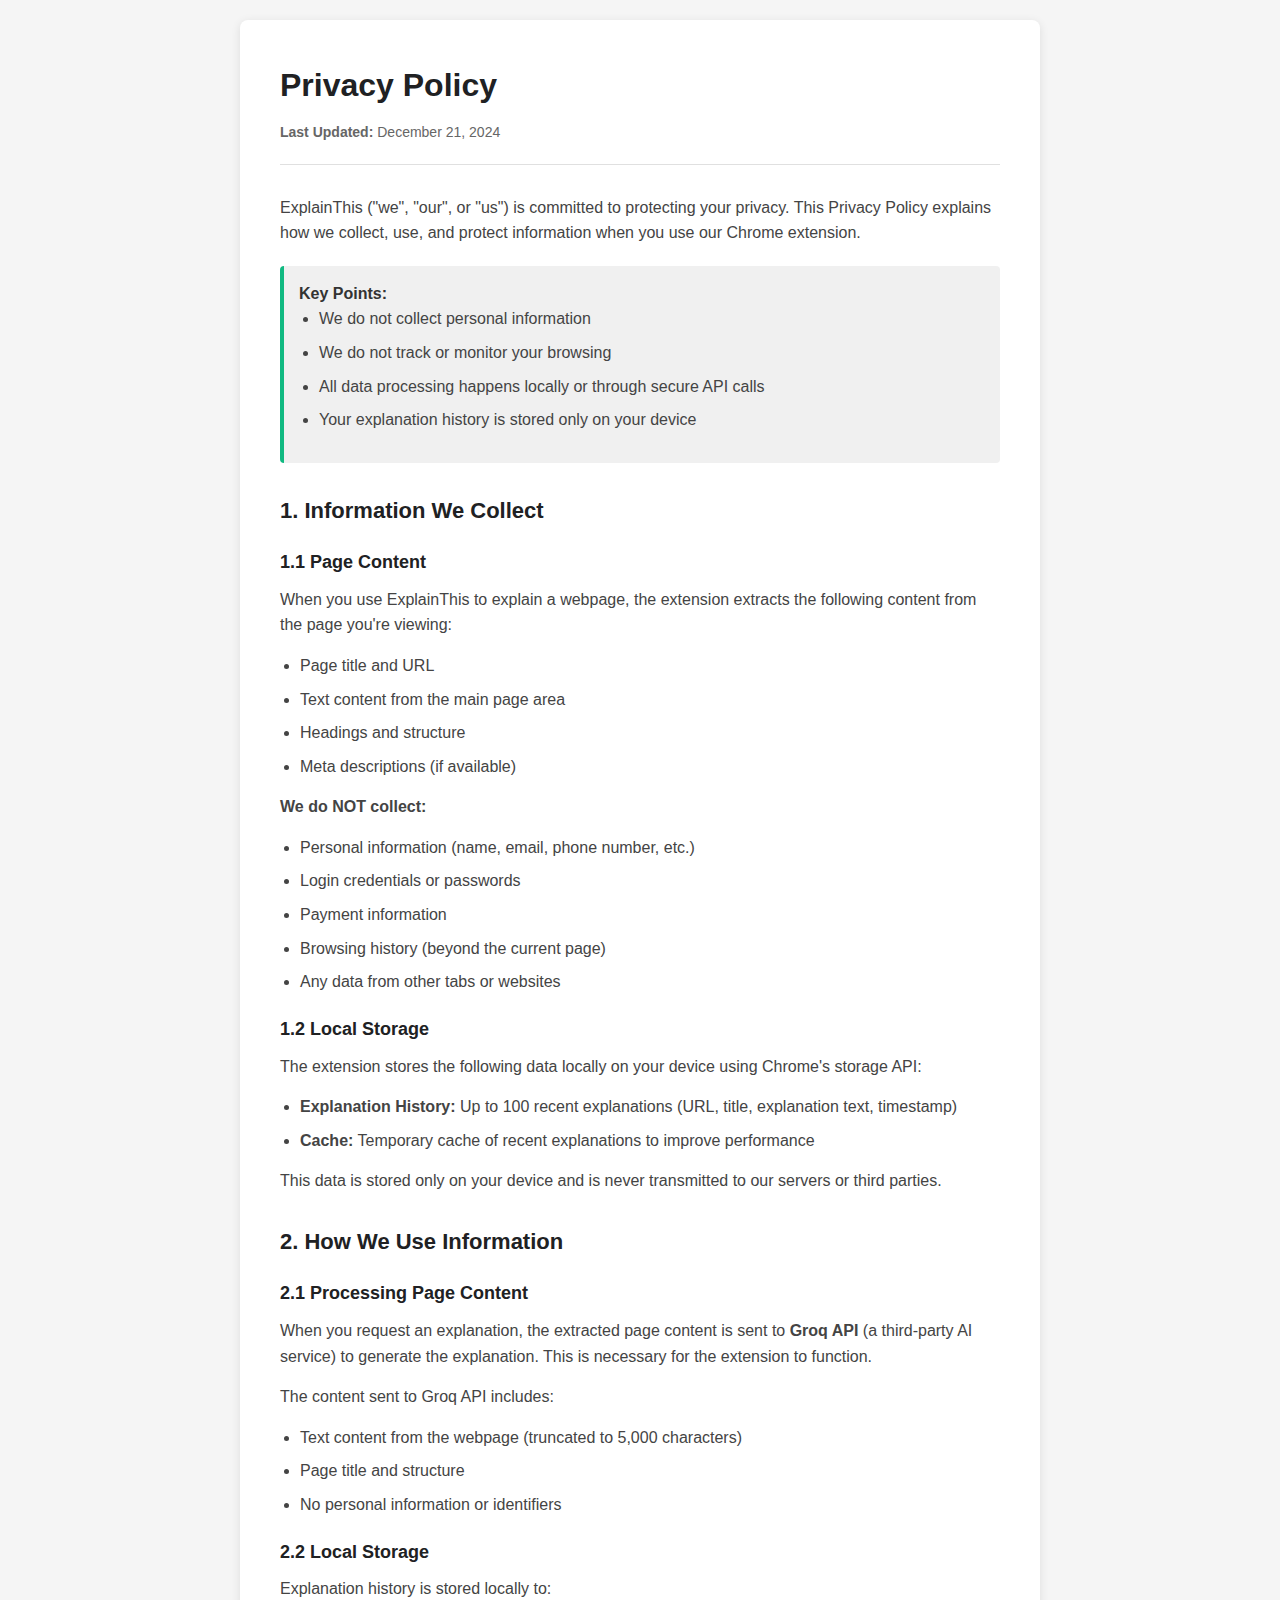
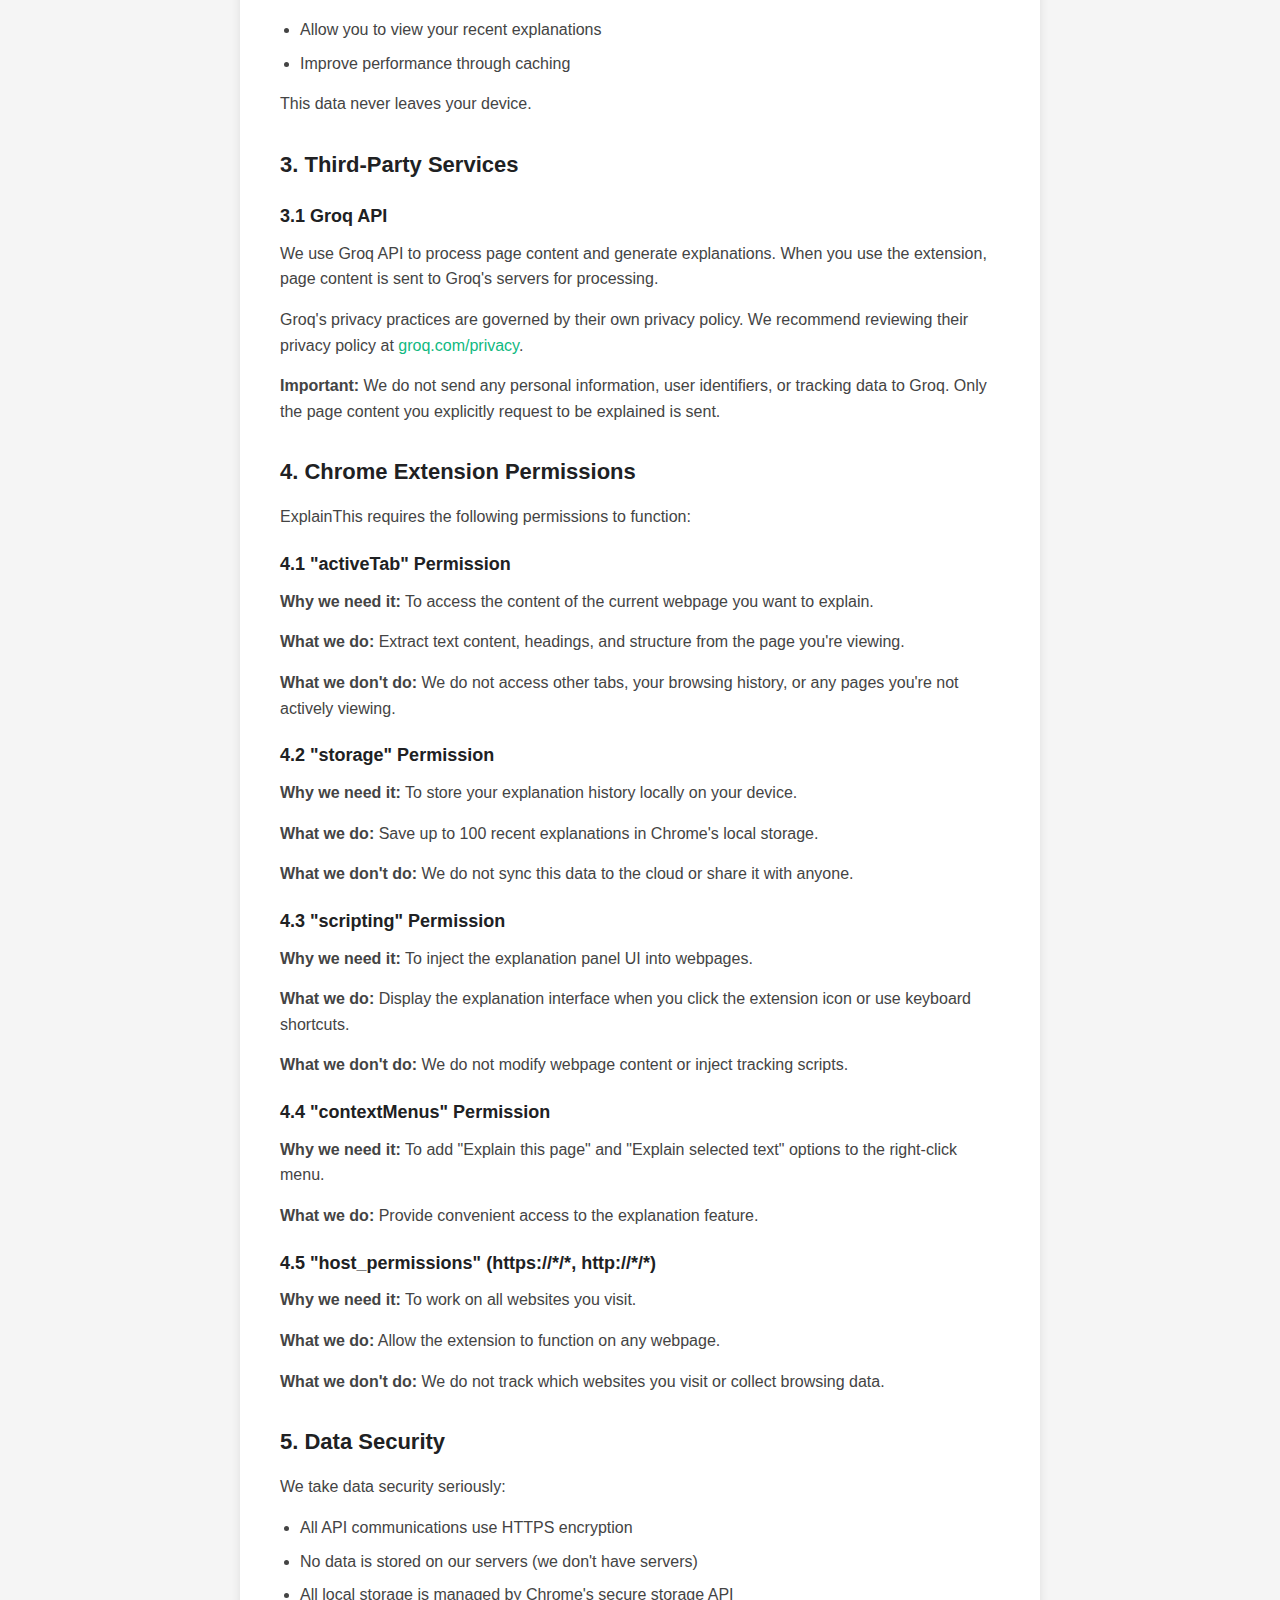
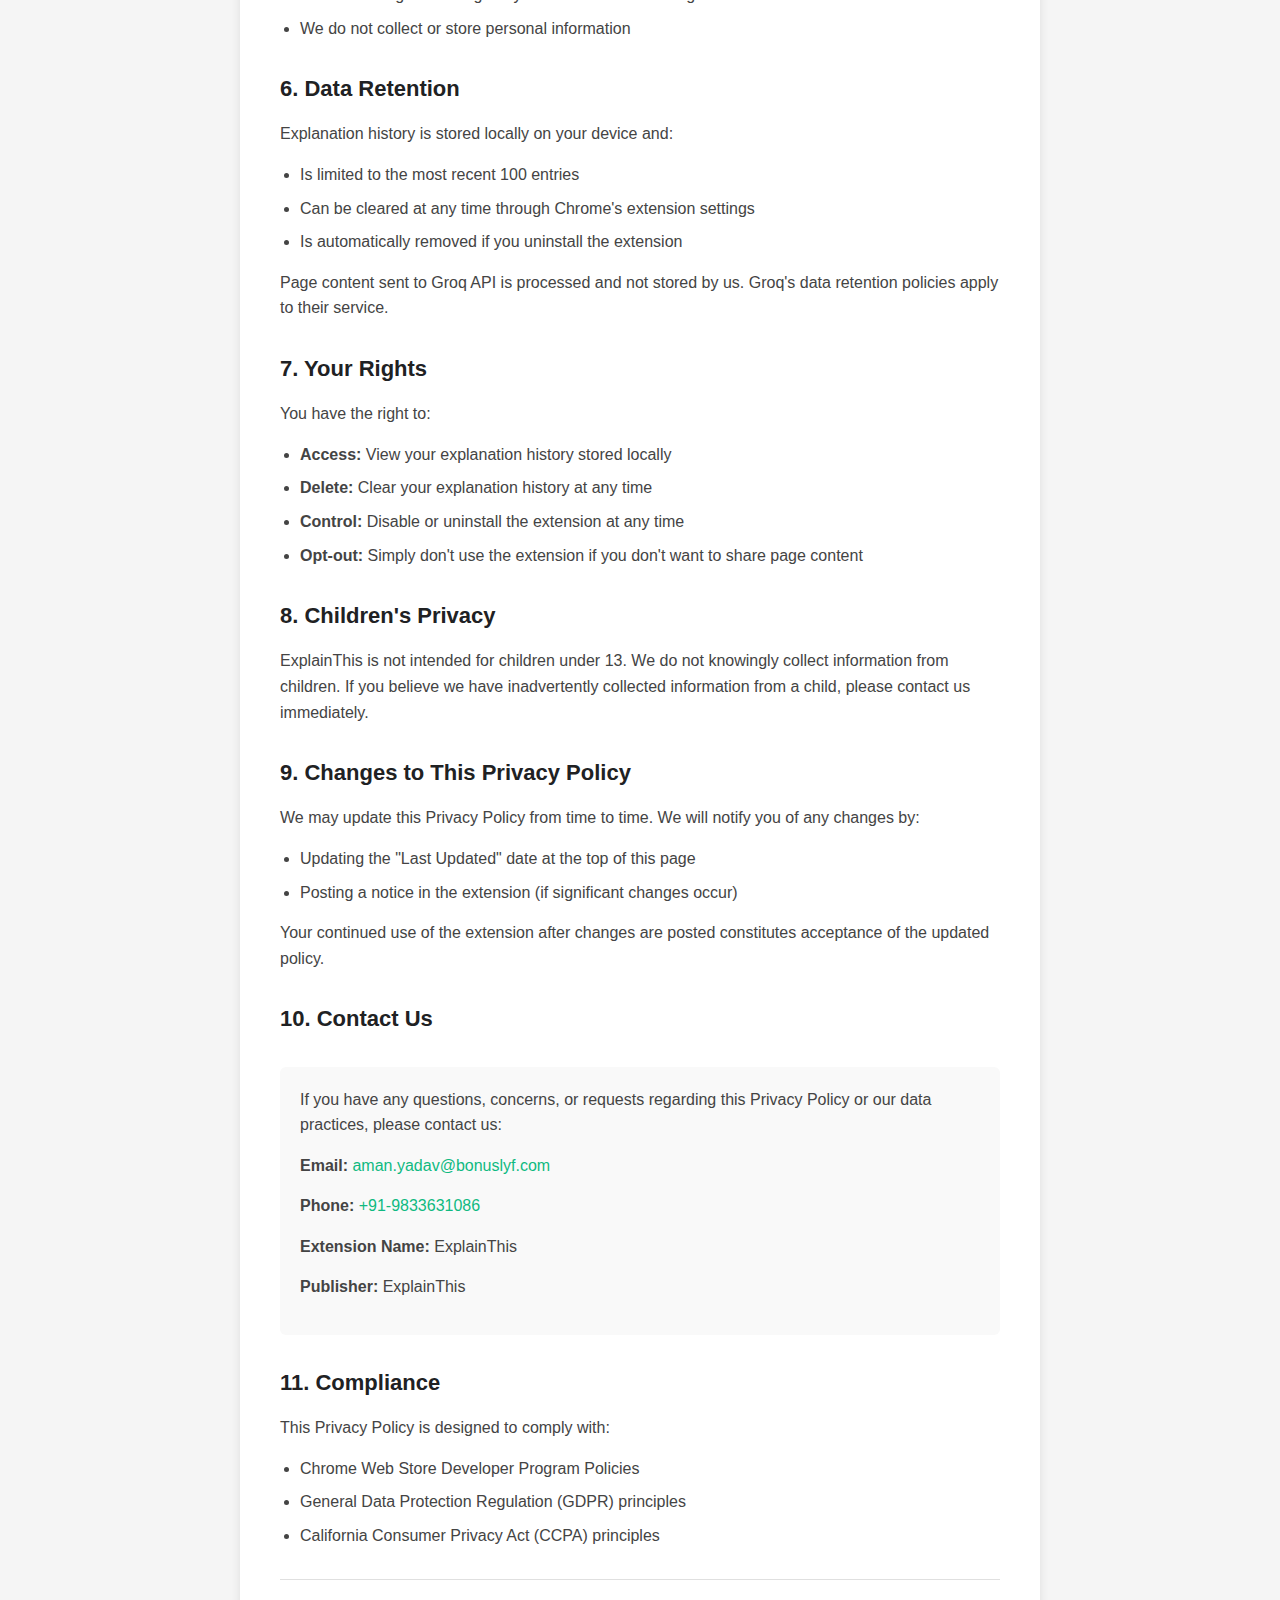
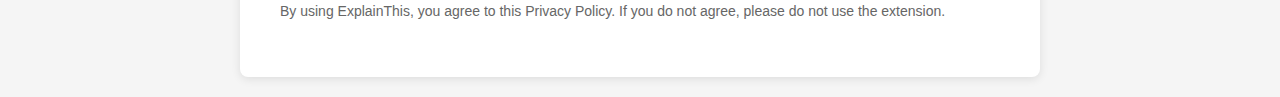
<file: privacy-policy.html>
<!DOCTYPE html>
<html lang="en">
<head>
    <meta charset="UTF-8">
    <meta name="viewport" content="width=device-width, initial-scale=1.0">
    <title>Privacy Policy - Explain Like I'm 5 | Data Protection & Privacy</title>
    <meta name="description" content="Privacy Policy for Explain Like I'm 5 Chrome extension. Learn how we protect your data, what information we collect, and your privacy rights." />
    <meta name="robots" content="index, follow" />
    <link rel="canonical" href="https://www.explainlikeim5.com/privacy-policy.html" />
    
    <!-- Open Graph -->
    <meta property="og:type" content="article" />
    <meta property="og:title" content="Privacy Policy - Explain Like I'm 5" />
    <meta property="og:description" content="Privacy Policy for Explain Like I'm 5 Chrome extension. Learn how we protect your data." />
    <meta property="og:url" content="https://www.explainlikeim5.com/privacy-policy.html" />
    
    <!-- Twitter -->
    <meta property="twitter:card" content="summary" />
    <meta property="twitter:title" content="Privacy Policy - Explain Like I'm 5" />
    <meta property="twitter:description" content="Privacy Policy for Explain Like I'm 5 Chrome extension." />
    <style>
        * {
            margin: 0;
            padding: 0;
            box-sizing: border-box;
        }

        body {
            font-family: -apple-system, BlinkMacSystemFont, 'Segoe UI', Roboto, 'Helvetica Neue', Arial, sans-serif;
            line-height: 1.6;
            color: #333;
            background: #f5f5f5;
            padding: 20px;
        }

        .container {
            max-width: 800px;
            margin: 0 auto;
            background: white;
            padding: 40px;
            border-radius: 8px;
            box-shadow: 0 2px 10px rgba(0, 0, 0, 0.1);
        }

        h1 {
            color: #202123;
            margin-bottom: 10px;
            font-size: 32px;
        }

        .last-updated {
            color: #666;
            font-size: 14px;
            margin-bottom: 30px;
            padding-bottom: 20px;
            border-bottom: 1px solid #e0e0e0;
        }

        h2 {
            color: #202123;
            margin-top: 30px;
            margin-bottom: 15px;
            font-size: 22px;
        }

        h3 {
            color: #202123;
            margin-top: 20px;
            margin-bottom: 10px;
            font-size: 18px;
        }

        p {
            margin-bottom: 15px;
            color: #444;
        }

        ul {
            margin-left: 20px;
            margin-bottom: 15px;
        }

        li {
            margin-bottom: 8px;
            color: #444;
        }

        .highlight {
            background: #f0f0f0;
            padding: 15px;
            border-left: 4px solid #10b981;
            margin: 20px 0;
            border-radius: 4px;
        }

        .contact {
            background: #f9f9f9;
            padding: 20px;
            border-radius: 6px;
            margin-top: 30px;
        }

        .contact h3 {
            margin-top: 0;
        }

        a {
            color: #10b981;
            text-decoration: none;
        }

        a:hover {
            text-decoration: underline;
        }

        @media (max-width: 600px) {
            .container {
                padding: 20px;
            }

            h1 {
                font-size: 24px;
            }
        }
    </style>
</head>
<body>
    <div class="container">
        <h1>Privacy Policy</h1>
        <p class="last-updated"><strong>Last Updated:</strong> December 21, 2024</p>

        <p>ExplainThis ("we", "our", or "us") is committed to protecting your privacy. This Privacy Policy explains how we collect, use, and protect information when you use our Chrome extension.</p>

        <div class="highlight">
            <strong>Key Points:</strong>
            <ul>
                <li>We do not collect personal information</li>
                <li>We do not track or monitor your browsing</li>
                <li>All data processing happens locally or through secure API calls</li>
                <li>Your explanation history is stored only on your device</li>
            </ul>
        </div>

        <h2>1. Information We Collect</h2>
        
        <h3>1.1 Page Content</h3>
        <p>When you use ExplainThis to explain a webpage, the extension extracts the following content from the page you're viewing:</p>
        <ul>
            <li>Page title and URL</li>
            <li>Text content from the main page area</li>
            <li>Headings and structure</li>
            <li>Meta descriptions (if available)</li>
        </ul>
        <p><strong>We do NOT collect:</strong></p>
        <ul>
            <li>Personal information (name, email, phone number, etc.)</li>
            <li>Login credentials or passwords</li>
            <li>Payment information</li>
            <li>Browsing history (beyond the current page)</li>
            <li>Any data from other tabs or websites</li>
        </ul>

        <h3>1.2 Local Storage</h3>
        <p>The extension stores the following data locally on your device using Chrome's storage API:</p>
        <ul>
            <li><strong>Explanation History:</strong> Up to 100 recent explanations (URL, title, explanation text, timestamp)</li>
            <li><strong>Cache:</strong> Temporary cache of recent explanations to improve performance</li>
        </ul>
        <p>This data is stored only on your device and is never transmitted to our servers or third parties.</p>

        <h2>2. How We Use Information</h2>
        
        <h3>2.1 Processing Page Content</h3>
        <p>When you request an explanation, the extracted page content is sent to <strong>Groq API</strong> (a third-party AI service) to generate the explanation. This is necessary for the extension to function.</p>
        <p>The content sent to Groq API includes:</p>
        <ul>
            <li>Text content from the webpage (truncated to 5,000 characters)</li>
            <li>Page title and structure</li>
            <li>No personal information or identifiers</li>
        </ul>

        <h3>2.2 Local Storage</h3>
        <p>Explanation history is stored locally to:</p>
        <ul>
            <li>Allow you to view your recent explanations</li>
            <li>Improve performance through caching</li>
        </ul>
        <p>This data never leaves your device.</p>

        <h2>3. Third-Party Services</h2>
        
        <h3>3.1 Groq API</h3>
        <p>We use Groq API to process page content and generate explanations. When you use the extension, page content is sent to Groq's servers for processing.</p>
        <p>Groq's privacy practices are governed by their own privacy policy. We recommend reviewing their privacy policy at <a href="https://groq.com/privacy" target="_blank">groq.com/privacy</a>.</p>
        <p><strong>Important:</strong> We do not send any personal information, user identifiers, or tracking data to Groq. Only the page content you explicitly request to be explained is sent.</p>

        <h2>4. Chrome Extension Permissions</h2>
        
        <p>ExplainThis requires the following permissions to function:</p>
        
        <h3>4.1 "activeTab" Permission</h3>
        <p><strong>Why we need it:</strong> To access the content of the current webpage you want to explain.</p>
        <p><strong>What we do:</strong> Extract text content, headings, and structure from the page you're viewing.</p>
        <p><strong>What we don't do:</strong> We do not access other tabs, your browsing history, or any pages you're not actively viewing.</p>

        <h3>4.2 "storage" Permission</h3>
        <p><strong>Why we need it:</strong> To store your explanation history locally on your device.</p>
        <p><strong>What we do:</strong> Save up to 100 recent explanations in Chrome's local storage.</p>
        <p><strong>What we don't do:</strong> We do not sync this data to the cloud or share it with anyone.</p>

        <h3>4.3 "scripting" Permission</h3>
        <p><strong>Why we need it:</strong> To inject the explanation panel UI into webpages.</p>
        <p><strong>What we do:</strong> Display the explanation interface when you click the extension icon or use keyboard shortcuts.</p>
        <p><strong>What we don't do:</strong> We do not modify webpage content or inject tracking scripts.</p>

        <h3>4.4 "contextMenus" Permission</h3>
        <p><strong>Why we need it:</strong> To add "Explain this page" and "Explain selected text" options to the right-click menu.</p>
        <p><strong>What we do:</strong> Provide convenient access to the explanation feature.</p>

        <h3>4.5 "host_permissions" (https://*/*, http://*/*)</h3>
        <p><strong>Why we need it:</strong> To work on all websites you visit.</p>
        <p><strong>What we do:</strong> Allow the extension to function on any webpage.</p>
        <p><strong>What we don't do:</strong> We do not track which websites you visit or collect browsing data.</p>

        <h2>5. Data Security</h2>
        
        <p>We take data security seriously:</p>
        <ul>
            <li>All API communications use HTTPS encryption</li>
            <li>No data is stored on our servers (we don't have servers)</li>
            <li>All local storage is managed by Chrome's secure storage API</li>
            <li>We do not collect or store personal information</li>
        </ul>

        <h2>6. Data Retention</h2>
        
        <p>Explanation history is stored locally on your device and:</p>
        <ul>
            <li>Is limited to the most recent 100 entries</li>
            <li>Can be cleared at any time through Chrome's extension settings</li>
            <li>Is automatically removed if you uninstall the extension</li>
        </ul>
        <p>Page content sent to Groq API is processed and not stored by us. Groq's data retention policies apply to their service.</p>

        <h2>7. Your Rights</h2>
        
        <p>You have the right to:</p>
        <ul>
            <li><strong>Access:</strong> View your explanation history stored locally</li>
            <li><strong>Delete:</strong> Clear your explanation history at any time</li>
            <li><strong>Control:</strong> Disable or uninstall the extension at any time</li>
            <li><strong>Opt-out:</strong> Simply don't use the extension if you don't want to share page content</li>
        </ul>

        <h2>8. Children's Privacy</h2>
        
        <p>ExplainThis is not intended for children under 13. We do not knowingly collect information from children. If you believe we have inadvertently collected information from a child, please contact us immediately.</p>

        <h2>9. Changes to This Privacy Policy</h2>
        
        <p>We may update this Privacy Policy from time to time. We will notify you of any changes by:</p>
        <ul>
            <li>Updating the "Last Updated" date at the top of this page</li>
            <li>Posting a notice in the extension (if significant changes occur)</li>
        </ul>
        <p>Your continued use of the extension after changes are posted constitutes acceptance of the updated policy.</p>

         <h2>10. Contact Us</h2>
         
         <div class="contact">
             <p>If you have any questions, concerns, or requests regarding this Privacy Policy or our data practices, please contact us:</p>
             <p><strong>Email:</strong> <a href="mailto:aman.yadav@bonuslyf.com">aman.yadav@bonuslyf.com</a></p>
             <p><strong>Phone:</strong> <a href="tel:+919833631086">+91-9833631086</a></p>
             <p><strong>Extension Name:</strong> ExplainThis</p>
             <p><strong>Publisher:</strong> ExplainThis</p>
         </div>

        <h2>11. Compliance</h2>
        
        <p>This Privacy Policy is designed to comply with:</p>
        <ul>
            <li>Chrome Web Store Developer Program Policies</li>
            <li>General Data Protection Regulation (GDPR) principles</li>
            <li>California Consumer Privacy Act (CCPA) principles</li>
        </ul>

        <p style="margin-top: 30px; padding-top: 20px; border-top: 1px solid #e0e0e0; color: #666; font-size: 14px;">
            By using ExplainThis, you agree to this Privacy Policy. If you do not agree, please do not use the extension.
        </p>
    </div>
</body>
</html>
</file>
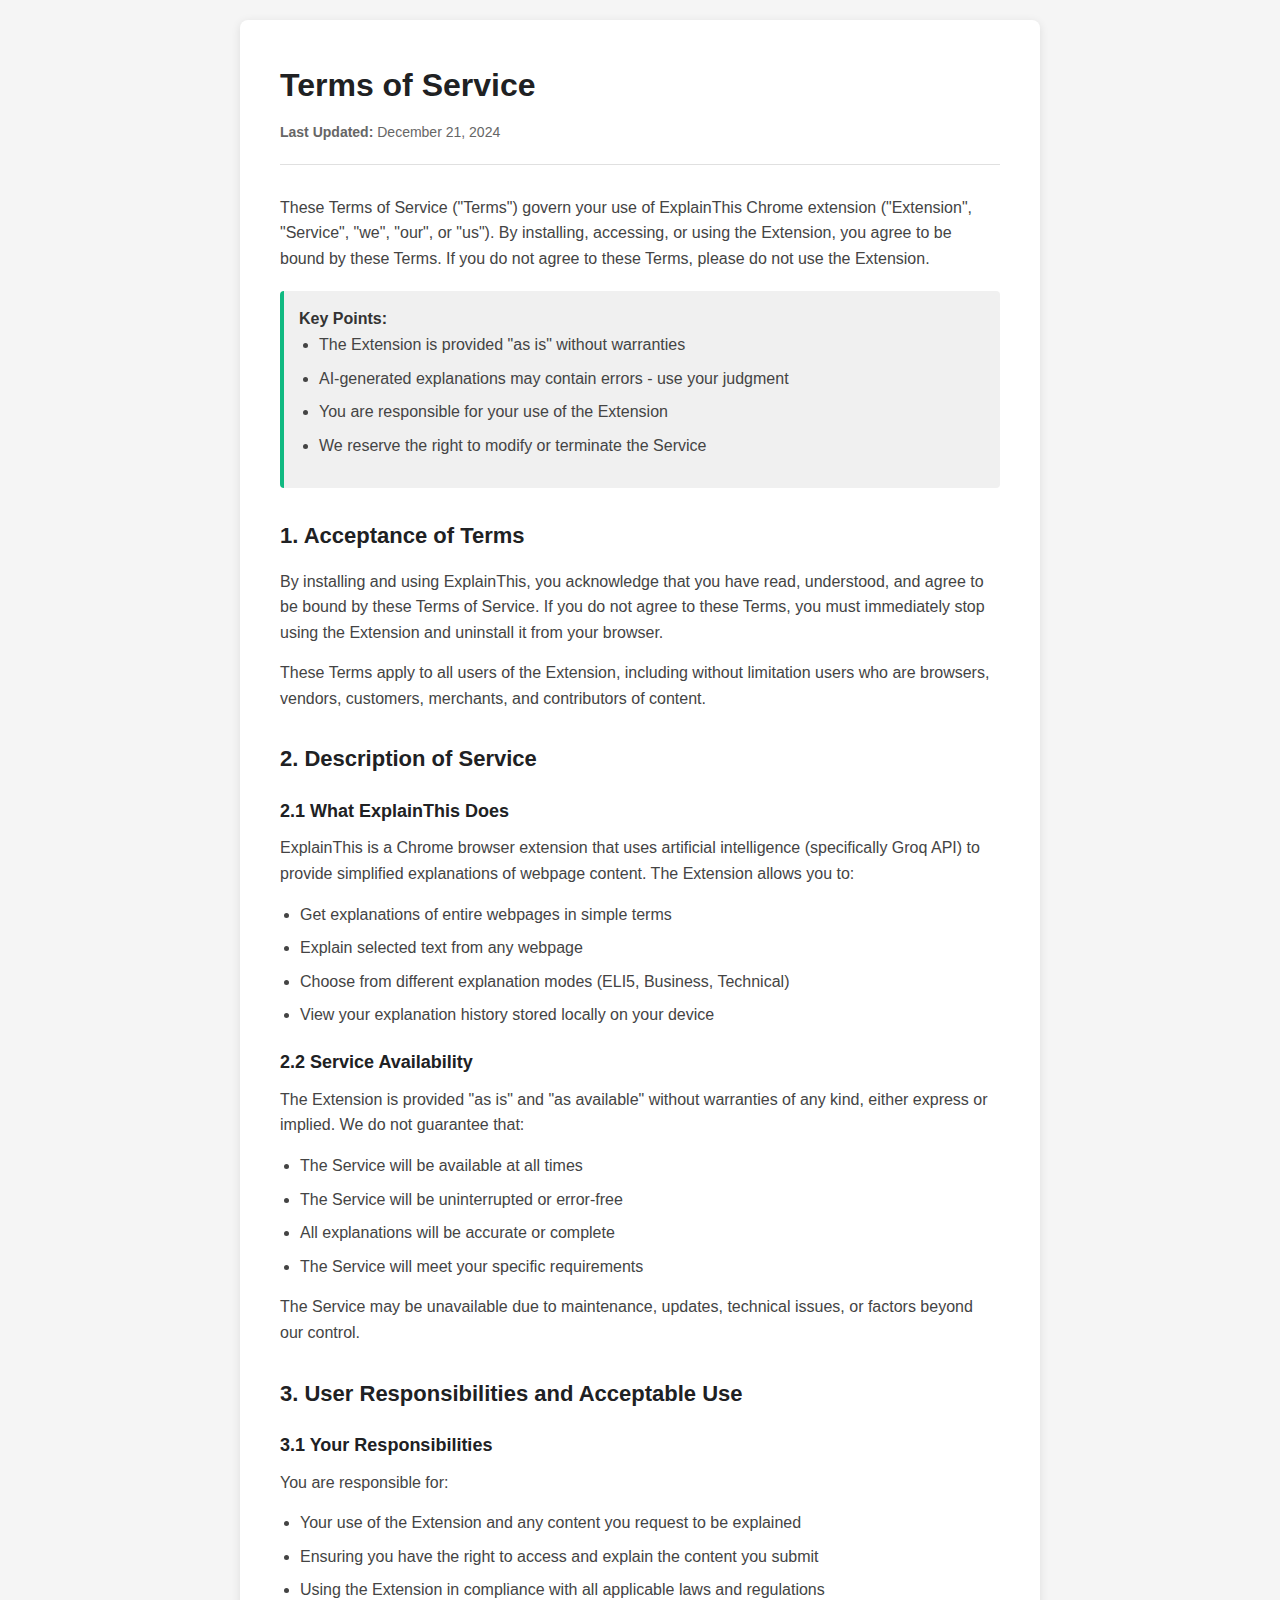
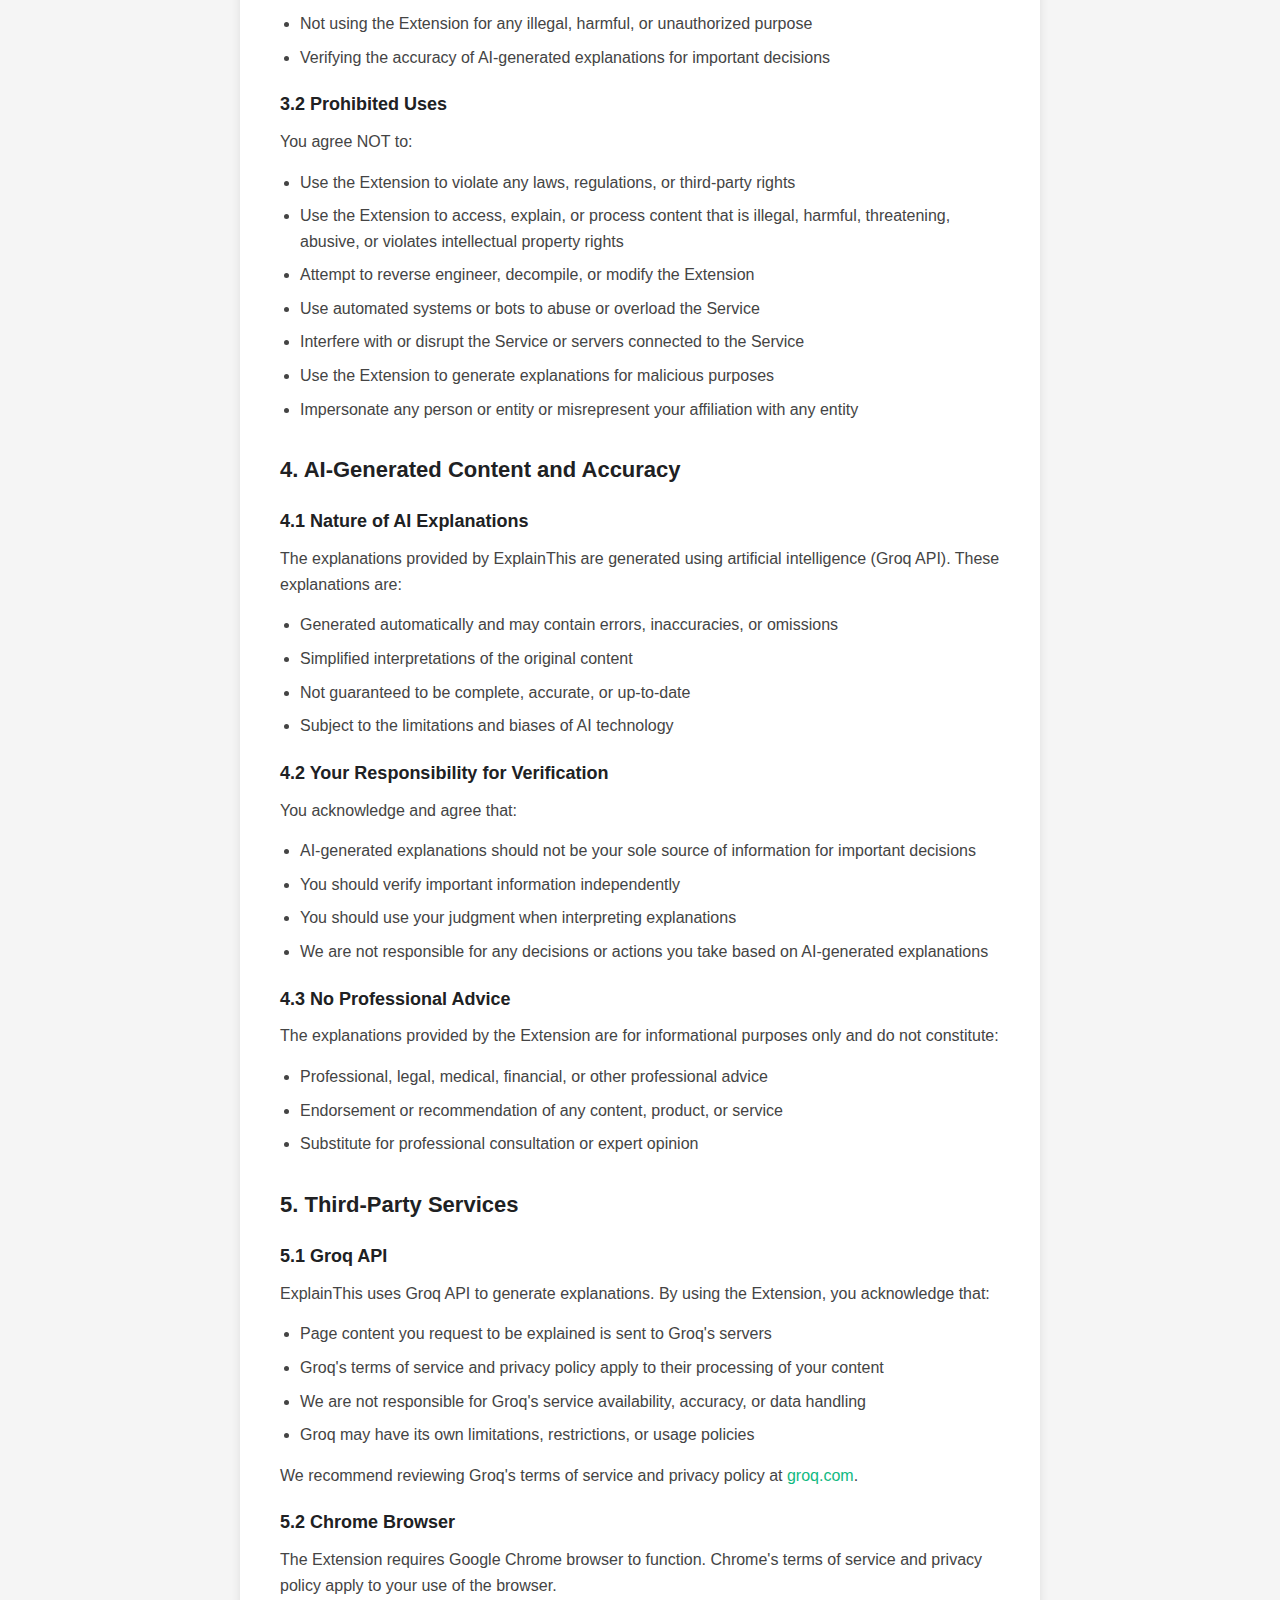
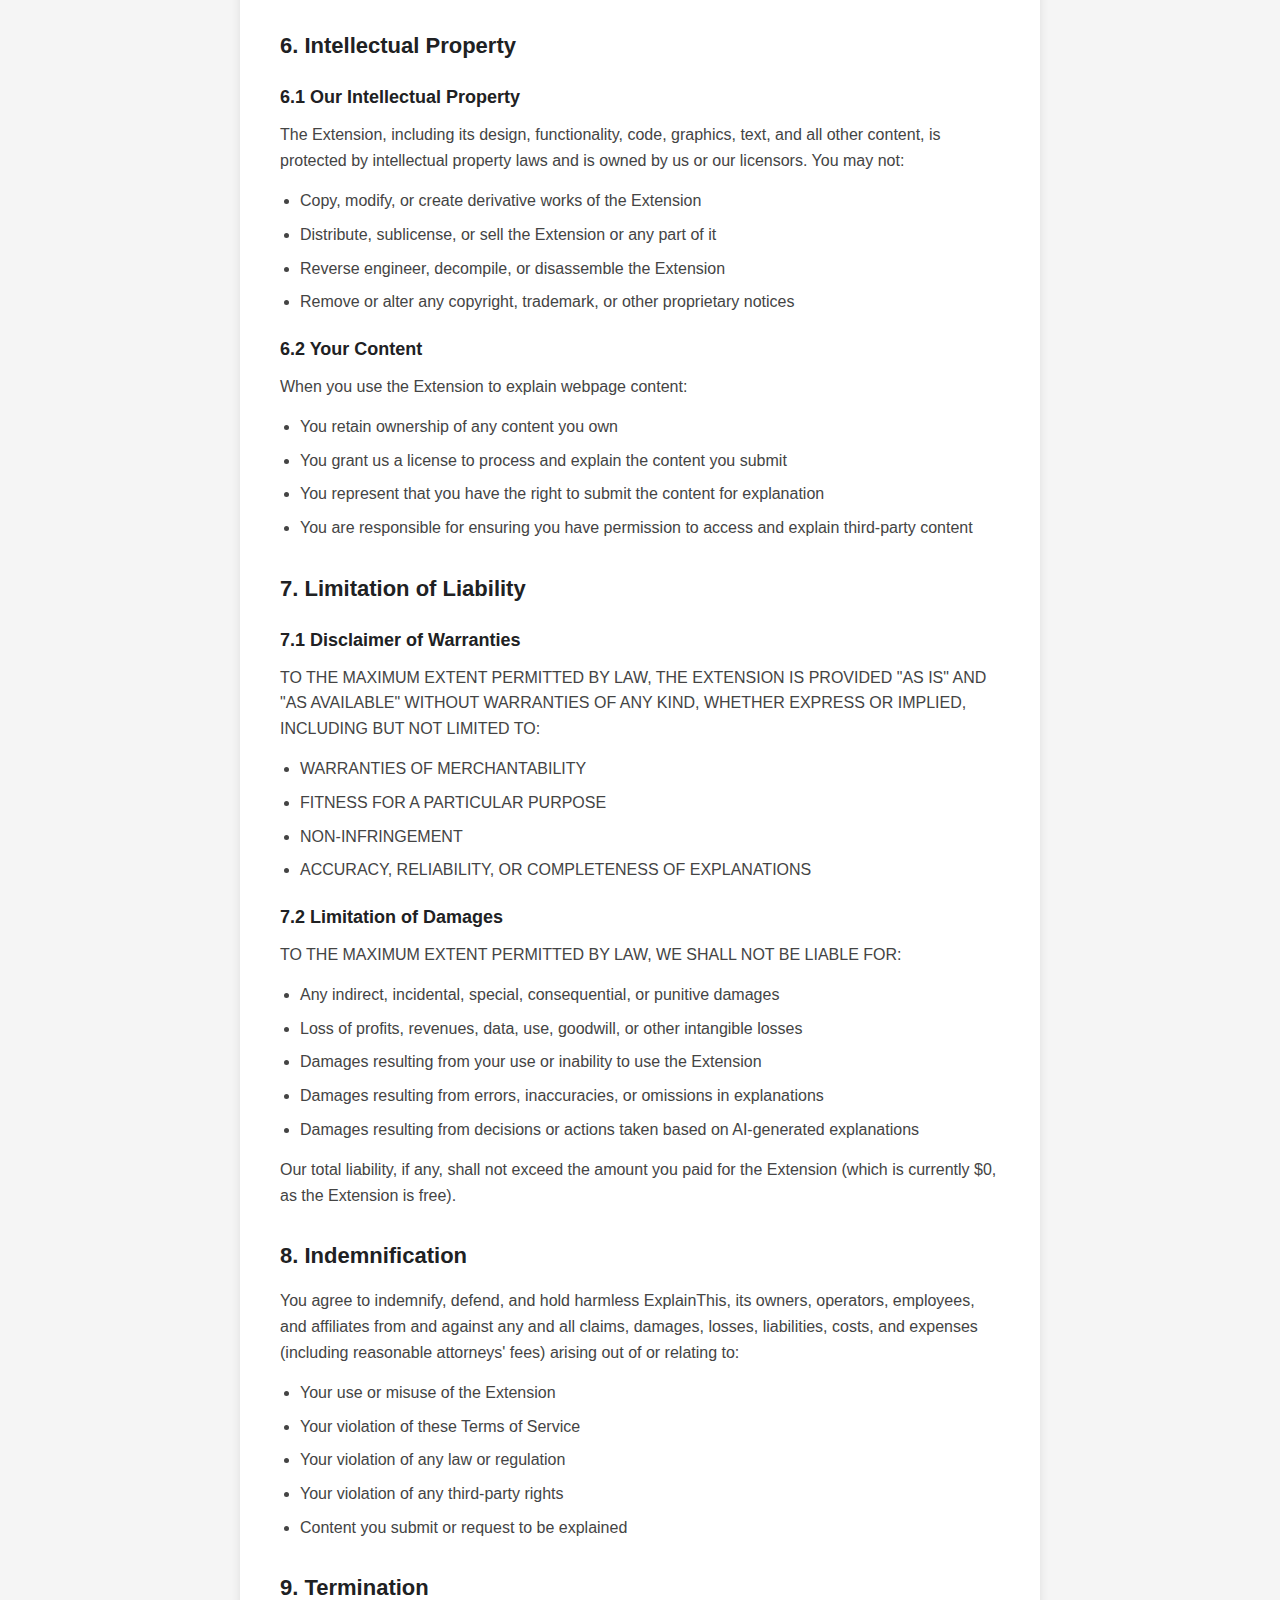
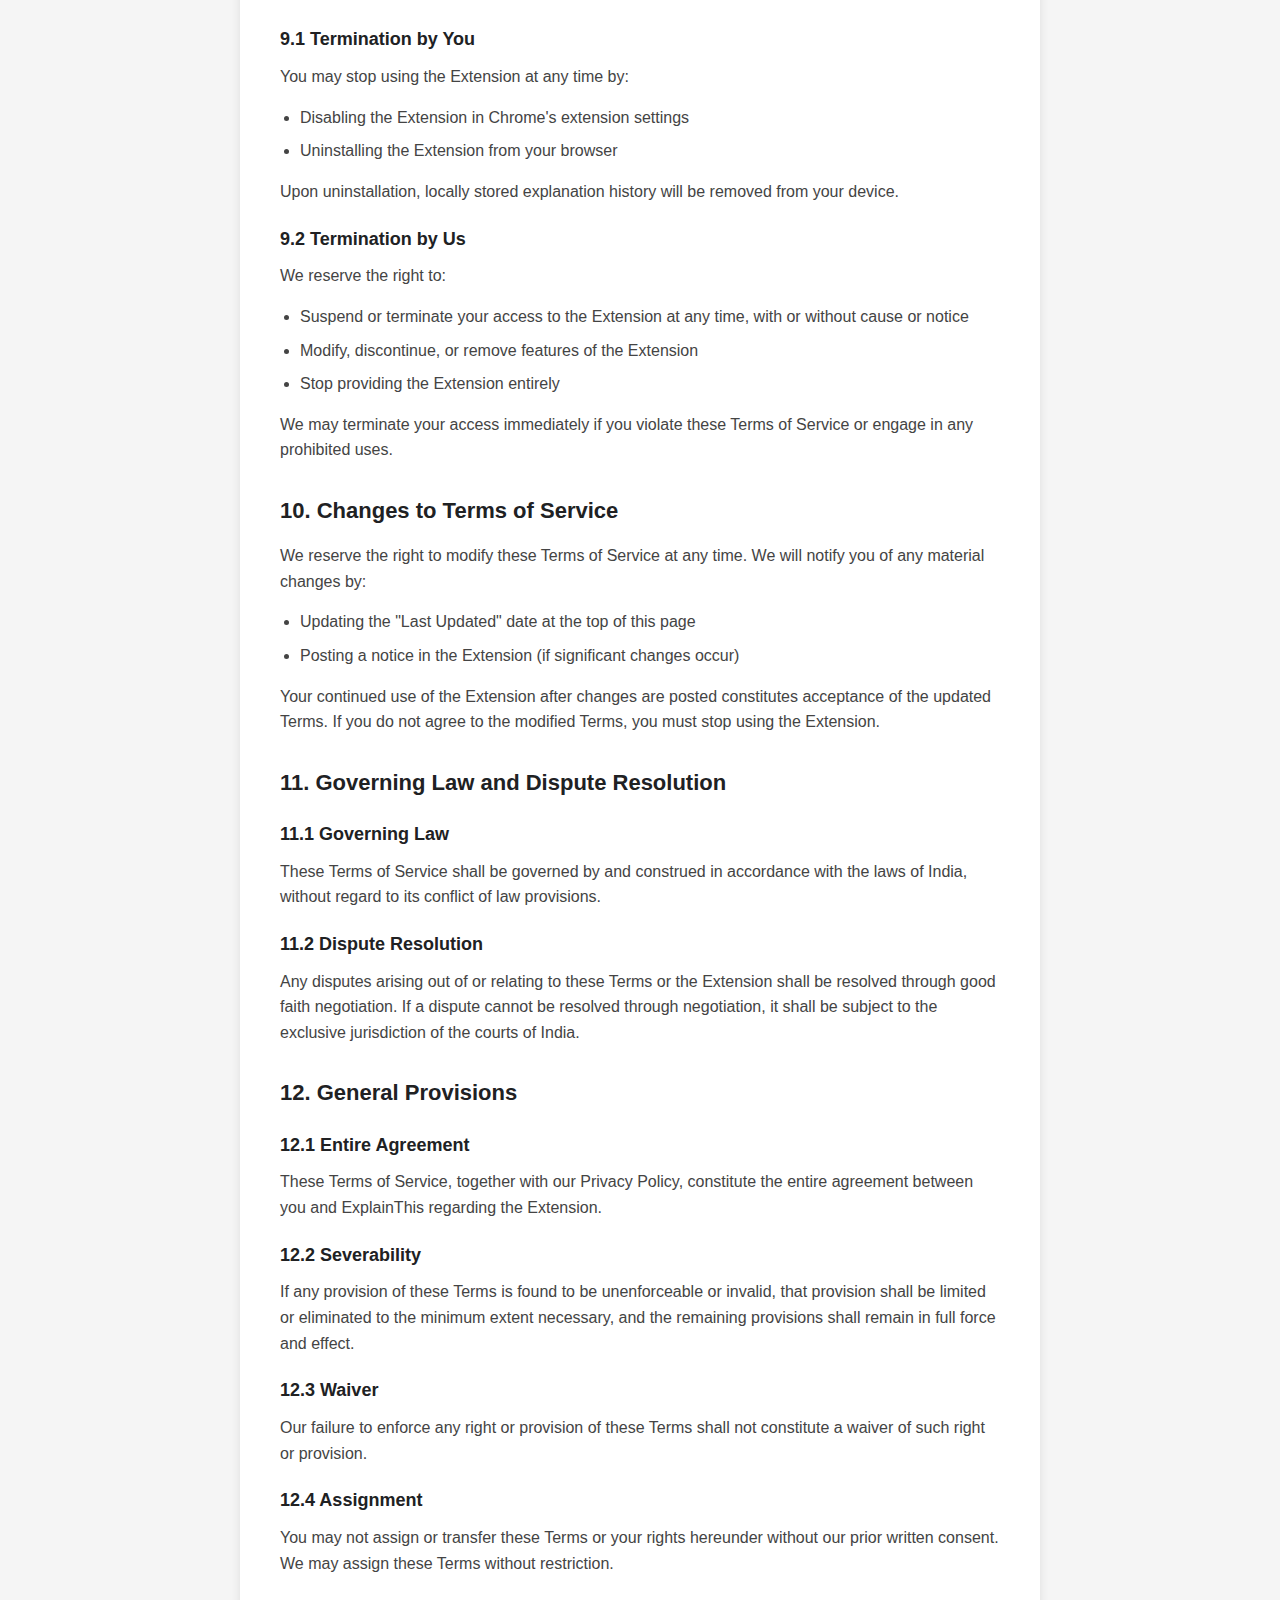
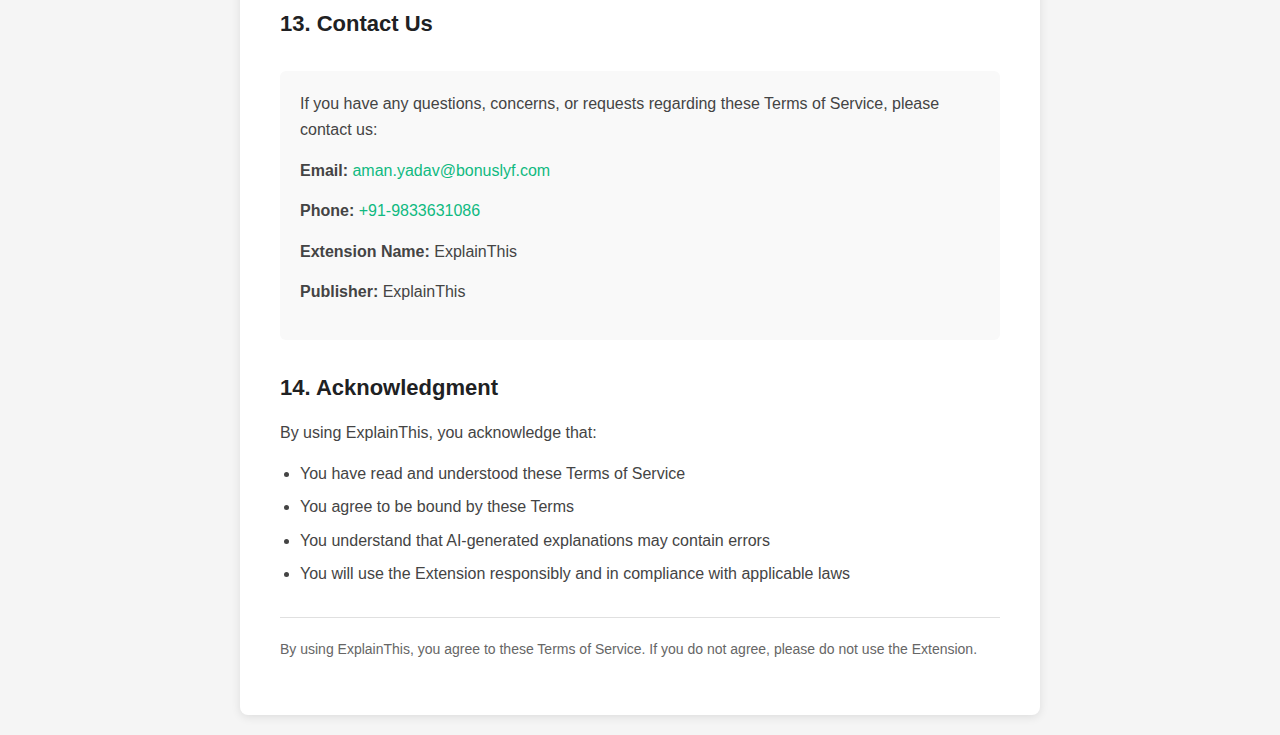
<file: terms-of-service.html>
<!DOCTYPE html>
<html lang="en">
<head>
    <meta charset="UTF-8">
    <meta name="viewport" content="width=device-width, initial-scale=1.0">
    <title>Terms of Service - Explain Like I'm 5 | User Agreement</title>
    <meta name="description" content="Terms of Service for Explain Like I'm 5 Chrome extension. Read our user agreement, acceptable use policy, and terms of use." />
    <meta name="robots" content="index, follow" />
    <link rel="canonical" href="https://www.explainlikeim5.com/terms-of-service.html" />
    
    <!-- Open Graph -->
    <meta property="og:type" content="article" />
    <meta property="og:title" content="Terms of Service - Explain Like I'm 5" />
    <meta property="og:description" content="Terms of Service for Explain Like I'm 5 Chrome extension. Read our user agreement." />
    <meta property="og:url" content="https://www.explainlikeim5.com/terms-of-service.html" />
    
    <!-- Twitter -->
    <meta property="twitter:card" content="summary" />
    <meta property="twitter:title" content="Terms of Service - Explain Like I'm 5" />
    <meta property="twitter:description" content="Terms of Service for Explain Like I'm 5 Chrome extension." />
    <style>
        * {
            margin: 0;
            padding: 0;
            box-sizing: border-box;
        }

        body {
            font-family: -apple-system, BlinkMacSystemFont, 'Segoe UI', Roboto, 'Helvetica Neue', Arial, sans-serif;
            line-height: 1.6;
            color: #333;
            background: #f5f5f5;
            padding: 20px;
        }

        .container {
            max-width: 800px;
            margin: 0 auto;
            background: white;
            padding: 40px;
            border-radius: 8px;
            box-shadow: 0 2px 10px rgba(0, 0, 0, 0.1);
        }

        h1 {
            color: #202123;
            margin-bottom: 10px;
            font-size: 32px;
        }

        .last-updated {
            color: #666;
            font-size: 14px;
            margin-bottom: 30px;
            padding-bottom: 20px;
            border-bottom: 1px solid #e0e0e0;
        }

        h2 {
            color: #202123;
            margin-top: 30px;
            margin-bottom: 15px;
            font-size: 22px;
        }

        h3 {
            color: #202123;
            margin-top: 20px;
            margin-bottom: 10px;
            font-size: 18px;
        }

        p {
            margin-bottom: 15px;
            color: #444;
        }

        ul {
            margin-left: 20px;
            margin-bottom: 15px;
        }

        li {
            margin-bottom: 8px;
            color: #444;
        }

        .highlight {
            background: #f0f0f0;
            padding: 15px;
            border-left: 4px solid #10b981;
            margin: 20px 0;
            border-radius: 4px;
        }

        .contact {
            background: #f9f9f9;
            padding: 20px;
            border-radius: 6px;
            margin-top: 30px;
        }

        .contact h3 {
            margin-top: 0;
        }

        a {
            color: #10b981;
            text-decoration: none;
        }

        a:hover {
            text-decoration: underline;
        }

        @media (max-width: 600px) {
            .container {
                padding: 20px;
            }

            h1 {
                font-size: 24px;
            }
        }
    </style>
</head>
<body>
    <div class="container">
        <h1>Terms of Service</h1>
        <p class="last-updated"><strong>Last Updated:</strong> December 21, 2024</p>

        <p>These Terms of Service ("Terms") govern your use of ExplainThis Chrome extension ("Extension", "Service", "we", "our", or "us"). By installing, accessing, or using the Extension, you agree to be bound by these Terms. If you do not agree to these Terms, please do not use the Extension.</p>

        <div class="highlight">
            <strong>Key Points:</strong>
            <ul>
                <li>The Extension is provided "as is" without warranties</li>
                <li>AI-generated explanations may contain errors - use your judgment</li>
                <li>You are responsible for your use of the Extension</li>
                <li>We reserve the right to modify or terminate the Service</li>
            </ul>
        </div>

        <h2>1. Acceptance of Terms</h2>
        
        <p>By installing and using ExplainThis, you acknowledge that you have read, understood, and agree to be bound by these Terms of Service. If you do not agree to these Terms, you must immediately stop using the Extension and uninstall it from your browser.</p>
        
        <p>These Terms apply to all users of the Extension, including without limitation users who are browsers, vendors, customers, merchants, and contributors of content.</p>

        <h2>2. Description of Service</h2>
        
        <h3>2.1 What ExplainThis Does</h3>
        <p>ExplainThis is a Chrome browser extension that uses artificial intelligence (specifically Groq API) to provide simplified explanations of webpage content. The Extension allows you to:</p>
        <ul>
            <li>Get explanations of entire webpages in simple terms</li>
            <li>Explain selected text from any webpage</li>
            <li>Choose from different explanation modes (ELI5, Business, Technical)</li>
            <li>View your explanation history stored locally on your device</li>
        </ul>

        <h3>2.2 Service Availability</h3>
        <p>The Extension is provided "as is" and "as available" without warranties of any kind, either express or implied. We do not guarantee that:</p>
        <ul>
            <li>The Service will be available at all times</li>
            <li>The Service will be uninterrupted or error-free</li>
            <li>All explanations will be accurate or complete</li>
            <li>The Service will meet your specific requirements</li>
        </ul>
        <p>The Service may be unavailable due to maintenance, updates, technical issues, or factors beyond our control.</p>

        <h2>3. User Responsibilities and Acceptable Use</h2>
        
        <h3>3.1 Your Responsibilities</h3>
        <p>You are responsible for:</p>
        <ul>
            <li>Your use of the Extension and any content you request to be explained</li>
            <li>Ensuring you have the right to access and explain the content you submit</li>
            <li>Using the Extension in compliance with all applicable laws and regulations</li>
            <li>Not using the Extension for any illegal, harmful, or unauthorized purpose</li>
            <li>Verifying the accuracy of AI-generated explanations for important decisions</li>
        </ul>

        <h3>3.2 Prohibited Uses</h3>
        <p>You agree NOT to:</p>
        <ul>
            <li>Use the Extension to violate any laws, regulations, or third-party rights</li>
            <li>Use the Extension to access, explain, or process content that is illegal, harmful, threatening, abusive, or violates intellectual property rights</li>
            <li>Attempt to reverse engineer, decompile, or modify the Extension</li>
            <li>Use automated systems or bots to abuse or overload the Service</li>
            <li>Interfere with or disrupt the Service or servers connected to the Service</li>
            <li>Use the Extension to generate explanations for malicious purposes</li>
            <li>Impersonate any person or entity or misrepresent your affiliation with any entity</li>
        </ul>

        <h2>4. AI-Generated Content and Accuracy</h2>
        
        <h3>4.1 Nature of AI Explanations</h3>
        <p>The explanations provided by ExplainThis are generated using artificial intelligence (Groq API). These explanations are:</p>
        <ul>
            <li>Generated automatically and may contain errors, inaccuracies, or omissions</li>
            <li>Simplified interpretations of the original content</li>
            <li>Not guaranteed to be complete, accurate, or up-to-date</li>
            <li>Subject to the limitations and biases of AI technology</li>
        </ul>

        <h3>4.2 Your Responsibility for Verification</h3>
        <p>You acknowledge and agree that:</p>
        <ul>
            <li>AI-generated explanations should not be your sole source of information for important decisions</li>
            <li>You should verify important information independently</li>
            <li>You should use your judgment when interpreting explanations</li>
            <li>We are not responsible for any decisions or actions you take based on AI-generated explanations</li>
        </ul>

        <h3>4.3 No Professional Advice</h3>
        <p>The explanations provided by the Extension are for informational purposes only and do not constitute:</p>
        <ul>
            <li>Professional, legal, medical, financial, or other professional advice</li>
            <li>Endorsement or recommendation of any content, product, or service</li>
            <li>Substitute for professional consultation or expert opinion</li>
        </ul>

        <h2>5. Third-Party Services</h2>
        
        <h3>5.1 Groq API</h3>
        <p>ExplainThis uses Groq API to generate explanations. By using the Extension, you acknowledge that:</p>
        <ul>
            <li>Page content you request to be explained is sent to Groq's servers</li>
            <li>Groq's terms of service and privacy policy apply to their processing of your content</li>
            <li>We are not responsible for Groq's service availability, accuracy, or data handling</li>
            <li>Groq may have its own limitations, restrictions, or usage policies</li>
        </ul>
        <p>We recommend reviewing Groq's terms of service and privacy policy at <a href="https://groq.com" target="_blank">groq.com</a>.</p>

        <h3>5.2 Chrome Browser</h3>
        <p>The Extension requires Google Chrome browser to function. Chrome's terms of service and privacy policy apply to your use of the browser.</p>

        <h2>6. Intellectual Property</h2>
        
        <h3>6.1 Our Intellectual Property</h3>
        <p>The Extension, including its design, functionality, code, graphics, text, and all other content, is protected by intellectual property laws and is owned by us or our licensors. You may not:</p>
        <ul>
            <li>Copy, modify, or create derivative works of the Extension</li>
            <li>Distribute, sublicense, or sell the Extension or any part of it</li>
            <li>Reverse engineer, decompile, or disassemble the Extension</li>
            <li>Remove or alter any copyright, trademark, or other proprietary notices</li>
        </ul>

        <h3>6.2 Your Content</h3>
        <p>When you use the Extension to explain webpage content:</p>
        <ul>
            <li>You retain ownership of any content you own</li>
            <li>You grant us a license to process and explain the content you submit</li>
            <li>You represent that you have the right to submit the content for explanation</li>
            <li>You are responsible for ensuring you have permission to access and explain third-party content</li>
        </ul>

        <h2>7. Limitation of Liability</h2>
        
        <h3>7.1 Disclaimer of Warranties</h3>
        <p>TO THE MAXIMUM EXTENT PERMITTED BY LAW, THE EXTENSION IS PROVIDED "AS IS" AND "AS AVAILABLE" WITHOUT WARRANTIES OF ANY KIND, WHETHER EXPRESS OR IMPLIED, INCLUDING BUT NOT LIMITED TO:</p>
        <ul>
            <li>WARRANTIES OF MERCHANTABILITY</li>
            <li>FITNESS FOR A PARTICULAR PURPOSE</li>
            <li>NON-INFRINGEMENT</li>
            <li>ACCURACY, RELIABILITY, OR COMPLETENESS OF EXPLANATIONS</li>
        </ul>

        <h3>7.2 Limitation of Damages</h3>
        <p>TO THE MAXIMUM EXTENT PERMITTED BY LAW, WE SHALL NOT BE LIABLE FOR:</p>
        <ul>
            <li>Any indirect, incidental, special, consequential, or punitive damages</li>
            <li>Loss of profits, revenues, data, use, goodwill, or other intangible losses</li>
            <li>Damages resulting from your use or inability to use the Extension</li>
            <li>Damages resulting from errors, inaccuracies, or omissions in explanations</li>
            <li>Damages resulting from decisions or actions taken based on AI-generated explanations</li>
        </ul>
        <p>Our total liability, if any, shall not exceed the amount you paid for the Extension (which is currently $0, as the Extension is free).</p>

        <h2>8. Indemnification</h2>
        
        <p>You agree to indemnify, defend, and hold harmless ExplainThis, its owners, operators, employees, and affiliates from and against any and all claims, damages, losses, liabilities, costs, and expenses (including reasonable attorneys' fees) arising out of or relating to:</p>
        <ul>
            <li>Your use or misuse of the Extension</li>
            <li>Your violation of these Terms of Service</li>
            <li>Your violation of any law or regulation</li>
            <li>Your violation of any third-party rights</li>
            <li>Content you submit or request to be explained</li>
        </ul>

        <h2>9. Termination</h2>
        
        <h3>9.1 Termination by You</h3>
        <p>You may stop using the Extension at any time by:</p>
        <ul>
            <li>Disabling the Extension in Chrome's extension settings</li>
            <li>Uninstalling the Extension from your browser</li>
        </ul>
        <p>Upon uninstallation, locally stored explanation history will be removed from your device.</p>

        <h3>9.2 Termination by Us</h3>
        <p>We reserve the right to:</p>
        <ul>
            <li>Suspend or terminate your access to the Extension at any time, with or without cause or notice</li>
            <li>Modify, discontinue, or remove features of the Extension</li>
            <li>Stop providing the Extension entirely</li>
        </ul>
        <p>We may terminate your access immediately if you violate these Terms of Service or engage in any prohibited uses.</p>

        <h2>10. Changes to Terms of Service</h2>
        
        <p>We reserve the right to modify these Terms of Service at any time. We will notify you of any material changes by:</p>
        <ul>
            <li>Updating the "Last Updated" date at the top of this page</li>
            <li>Posting a notice in the Extension (if significant changes occur)</li>
        </ul>
        <p>Your continued use of the Extension after changes are posted constitutes acceptance of the updated Terms. If you do not agree to the modified Terms, you must stop using the Extension.</p>

        <h2>11. Governing Law and Dispute Resolution</h2>
        
        <h3>11.1 Governing Law</h3>
        <p>These Terms of Service shall be governed by and construed in accordance with the laws of India, without regard to its conflict of law provisions.</p>

        <h3>11.2 Dispute Resolution</h3>
        <p>Any disputes arising out of or relating to these Terms or the Extension shall be resolved through good faith negotiation. If a dispute cannot be resolved through negotiation, it shall be subject to the exclusive jurisdiction of the courts of India.</p>

        <h2>12. General Provisions</h2>
        
        <h3>12.1 Entire Agreement</h3>
        <p>These Terms of Service, together with our Privacy Policy, constitute the entire agreement between you and ExplainThis regarding the Extension.</p>

        <h3>12.2 Severability</h3>
        <p>If any provision of these Terms is found to be unenforceable or invalid, that provision shall be limited or eliminated to the minimum extent necessary, and the remaining provisions shall remain in full force and effect.</p>

        <h3>12.3 Waiver</h3>
        <p>Our failure to enforce any right or provision of these Terms shall not constitute a waiver of such right or provision.</p>

        <h3>12.4 Assignment</h3>
        <p>You may not assign or transfer these Terms or your rights hereunder without our prior written consent. We may assign these Terms without restriction.</p>

        <h2>13. Contact Us</h2>
        
        <div class="contact">
            <p>If you have any questions, concerns, or requests regarding these Terms of Service, please contact us:</p>
            <p><strong>Email:</strong> <a href="mailto:aman.yadav@bonuslyf.com">aman.yadav@bonuslyf.com</a></p>
            <p><strong>Phone:</strong> <a href="tel:+919833631086">+91-9833631086</a></p>
            <p><strong>Extension Name:</strong> ExplainThis</p>
            <p><strong>Publisher:</strong> ExplainThis</p>
        </div>

        <h2>14. Acknowledgment</h2>
        
        <p>By using ExplainThis, you acknowledge that:</p>
        <ul>
            <li>You have read and understood these Terms of Service</li>
            <li>You agree to be bound by these Terms</li>
            <li>You understand that AI-generated explanations may contain errors</li>
            <li>You will use the Extension responsibly and in compliance with applicable laws</li>
        </ul>

        <p style="margin-top: 30px; padding-top: 20px; border-top: 1px solid #e0e0e0; color: #666; font-size: 14px;">
            By using ExplainThis, you agree to these Terms of Service. If you do not agree, please do not use the Extension.
        </p>
    </div>
</body>
</html>
</file>
